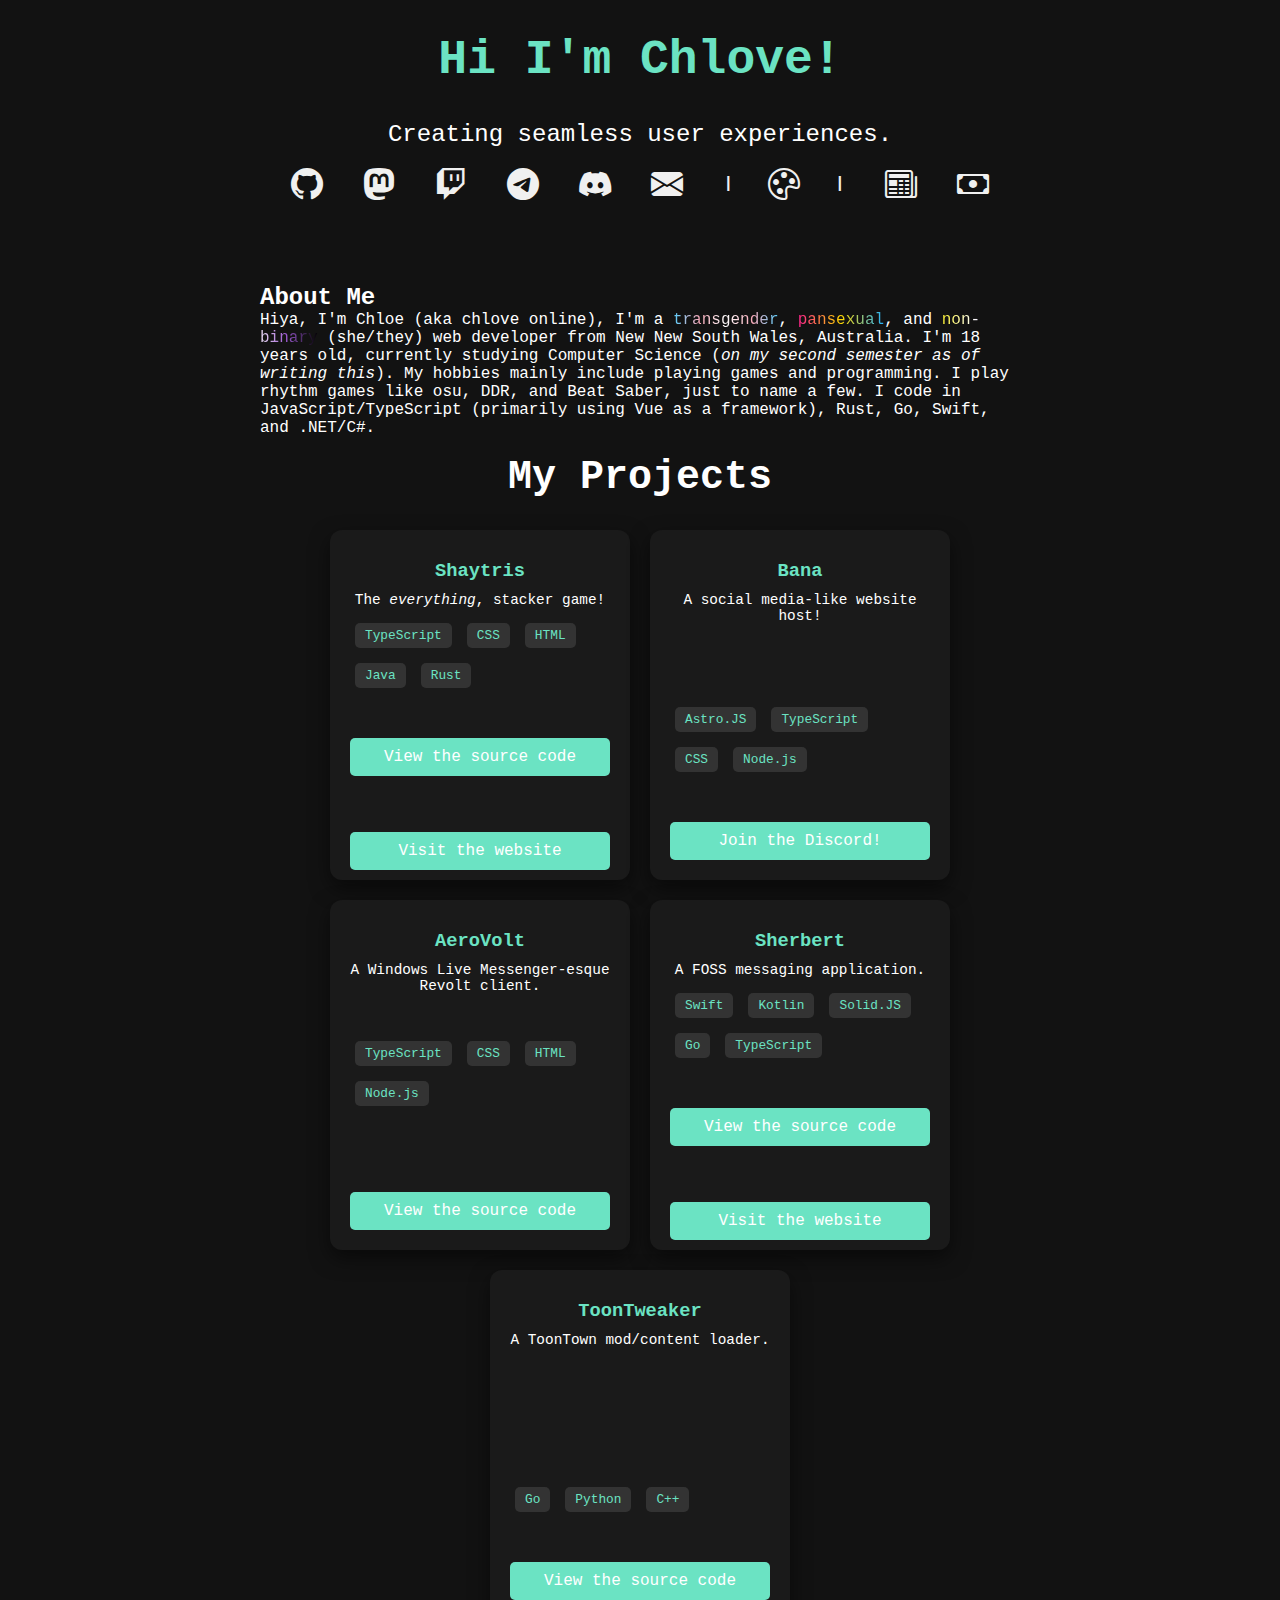
<file: index.html>
<!DOCTYPE html>
<html lang="en">
<head>
    <meta charset="UTF-8">
    <meta name="viewport" content="width=device-width, initial-scale=1.0">
    <link rel="stylesheet" href="styles.css">
    <link rel="stylesheet" href="https://cdn.jsdelivr.net/npm/bootstrap-icons@1.5.0/font/bootstrap-icons.css">
    <link rel="icon" type="image/x-icon" href="fav.png">
    <title>Chlove's epic site</title>
</head>
<body>
    <div class="container">
        <div class="header">
            <h1>Hi I'm Chlove!</h1>
            <div id="underline" class="underline"></div>
            <p id="tagline"></p>
            <div class="social-links">
                <a href="https://github.com/ch-love" class="social-icon"><i class="bi bi-github"></i></a>
                <a href="https://catgirl.center/@c" class="social-icon"><i class="bi bi-mastodon"></i></a>
                <a href="https://twitch.tv/chlovelol" class="social-icon"><i class="bi bi-twitch"></i></a>
                <a href="https://t.me/ch1ove" class="social-icon"><i class="bi bi-telegram"></i></a>
                <a href="https://discord.com/users/1193635488314179709" class="social-icon"><i class="bi bi-discord"></i></a>
                <a href="mailto:me@chlove.lol" class="social-icon"><i class="bi bi-envelope-fill"></i></a>
                
                <span class="separator">|</span> <!-- Separator -->
                
                <label for="colorInput" class="social-icon" onclick="document.getElementById('colorInput').click();">
                    <i class="bi bi-palette"></i>
                </label>
                <input type="color" id="colorInput" value="#6be3c3" onchange="changeColor(this.value)" style="display: none;">
            
                <span class="separator">|</span> <!-- Separator -->
            
                <a href="/blog.html" class="social-icon"><i class="bi bi-newspaper"></i></a>
                <a href="/donate.html" class="social-icon"><i class="bi bi-cash"></i></a>
            </div>
        </div>
        <br>
        <!-- About Me Section -->
        <section class="about-me">
            <h2>About Me</h2>
            <p>
                Hiya, I'm Chloe (aka chlove online), I'm a 
                <span class="transgender">transgender</span>, 
                <span class="pansexual">pansexual</span>, and 
                <span class="non-binary">non-binary</span> (she/they) web developer from New New South Wales, Australia.
                I'm 18 years old, currently studying Computer Science 
                (<i>on my second semester as of writing this</i>). My hobbies mainly include playing games and programming. 
                I play rhythm games like osu, DDR, and Beat Saber, just to name a few. I code in JavaScript/TypeScript (primarily using Vue as a framework), Rust, Go, Swift, and .NET/C#.
            </p>
        </section>
        <br>
        <section class="projects">
            <h2>My Projects</h2>
            <div class="project-container">
                <div class="project-card">
                    <h3>Shaytris</h3>
                    <p>The <i>everything</i>, stacker game!</p>
                    <div class="tags">
                        <span class="tag">TypeScript</span>
                        <span class="tag">CSS</span>
                        <span class="tag">HTML</span>
                        <span class="tag">Java</span>
                        <span class="tag">Rust</span>
                    </div>
                    <a href="https://github.com/shaytris/" class="view-button" target="_blank">View the source code</a>
                    <br>
                    <br>
                    <a href="https://shaytris.lol/" class="view-button" target="_blank">Visit the website</a>
                </div>
                <div class="project-card">
                    <h3>Bana</h3>
                    <p>A social media-like website host!</p>
                    <div class="tags">
                        <span class="tag">Astro.JS</span>
                        <span class="tag">TypeScript</span>
                        <span class="tag">CSS</span>
                        <span class="tag">Node.js</span>
                    </div>
                    <a href="https://discord.gg/qDgt6d7AZr" class="view-button" target="_blank">Join the Discord!</a>
                </div>
                <div class="project-card">
                    <h3>AeroVolt</h3>
                    <p>A Windows Live Messenger-esque Revolt client.</p>
                    <div class="tags">
                        <span class="tag">TypeScript</span>
                        <span class="tag">CSS</span>
                        <span class="tag">HTML</span>
                        <span class="tag">Node.js</span>
                    </div>
                    <br>
                    <br>
                    <a href="https://github.com/ch-love/aerovolt" class="view-button" target="_blank">View the source code</a>
                </div>
                <div class="project-card">
                    <h3>Sherbert</h3>
                    <p>A FOSS messaging application.</p>
                    <div class="tags">
                        <span class="tag">Swift</span>
                        <span class="tag">Kotlin</span>
                        <span class="tag">Solid.JS</span>
                        <span class="tag">Go</span>
                        <span class="tag">TypeScript</span>
                    </div>
                    <a href="https://github.com/sherbertchat/" class="view-button" target="_blank">View the source code</a>
                    <br>
                    <br>
                    <a href="https://sherbert.cc/" class="view-button" target="_blank">Visit the website</a>
                </div>
                <div class="project-card">
                    <h3>ToonTweaker</h3>
                    <p>A ToonTown mod/content loader.</p>
                    <div class="tags">
                        <span class="tag">Go</span>
                        <span class="tag">Python</span>
                        <span class="tag">C++</span>
                    </div>
                    <a href="https://github.com/ch-love/ToonTweaker" class="view-button" target="_blank">View the source code</a>
                </div>
            </div>
        </section>
    </div>
    <br>
    <script src="scriptinglmao.js"></script>
</body>
</html>
</file>
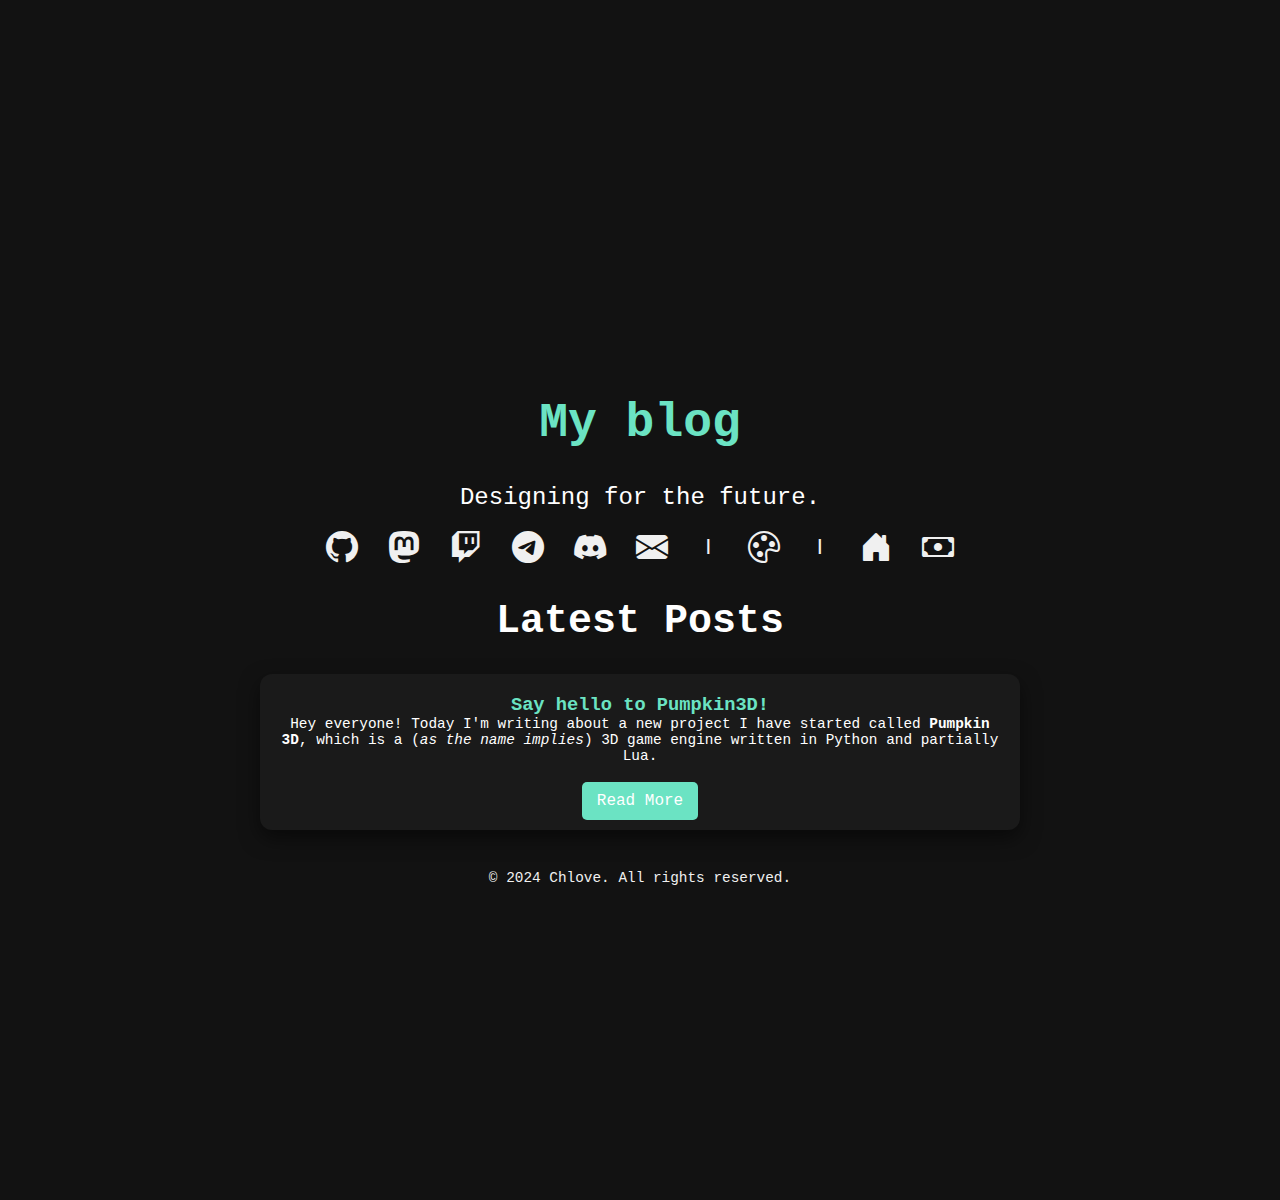
<file: blog.html>
<!DOCTYPE html>
<html lang="en">
<head>
    <meta charset="UTF-8">
    <meta name="viewport" content="width=device-width, initial-scale=1.0">
    <link rel="stylesheet" href="blog.css">
    <link rel="stylesheet" href="https://cdn.jsdelivr.net/npm/bootstrap-icons@1.5.0/font/bootstrap-icons.css">
    <link rel="icon" type="image/x-icon" href="fav.png">
    <title>Chlove's Epic Blog</title>
</head>
<body>
    <div class="container">
        <header class="header">
            <h1>My blog</h1>
            <div id="underline" class="underline"></div>
            <p id="tagline"></p>
            <div class="social-links">
                <a href="https://github.com/ch-love" class="social-icon"><i class="bi bi-github"></i></a>
                <a href="https://catgirl.center/@c" class="social-icon"><i class="bi bi-mastodon"></i></a>
                <a href="https://twitch.tv/chlovelol" class="social-icon"><i class="bi bi-twitch"></i></a>
                <a href="https://t.me/ch1ove" class="social-icon"><i class="bi bi-telegram"></i></a>
                <a href="https://discord.com/users/1193635488314179709" class="social-icon"><i class="bi bi-discord"></i></a>
                <a href="mailto:me@chlove.lol" class="social-icon"><i class="bi bi-envelope-fill"></i></a>
                
                <span class="separator">|</span> <!-- Separator -->
                
                <label for="colorInput" class="social-icon" onclick="document.getElementById('colorInput').click();">
                    <i class="bi bi-palette"></i>
                </label>
                <input type="color" id="colorInput" value="#6be3c3" onchange="changeColor(this.value)" style="display: none;">
            
                <span class="separator">|</span> <!-- Separator -->
            
                <a href="/index.html" class="social-icon"><i class="bi bi-house-door-fill"></i></a>
                <a href="/donate.html" class="social-icon"><i class="bi bi-cash"></i></a>
            </div>
        </header>

        <main class="blog-posts">
            <h2>Latest Posts</h2>
            <div class="posts-container">
                <!-- Sample Post 1 -->
                <article class="post-card">
                    <h3>Say hello to Pumpkin3D!</h3>
                    <p>Hey everyone! Today I'm writing about a new project I have started called <b>Pumpkin 3D</b>, which is a (<i>as the name implies</i>) 3D game engine written in Python and partially Lua.</p>
                    <br>
                    <a href="post01.html" class="view-button">Read More</a>
                </article>
            </div>
        </main>

        <footer class="footer">
            <p>&copy; 2024 Chlove. All rights reserved.</p>
        </footer>
    </div>

    <script src="scriptinglmao.js"></script>
    <script>
    document.querySelectorAll('.view-button').forEach(button => {
        button.addEventListener('click', function(e) {
            e.preventDefault(); // Prevent the default link behavior
            const targetUrl = this.getAttribute('href'); // Get the URL to navigate to
            
            // Add a fade-out effect
            document.body.style.transition = "opacity 0.5s";
            document.body.style.opacity = 0;
            
            setTimeout(() => {
                window.location.href = targetUrl; // Redirect after the transition
            }, 500); // Time should match the CSS transition duration
        });
    });
</script>

</body>
</html>
</file>
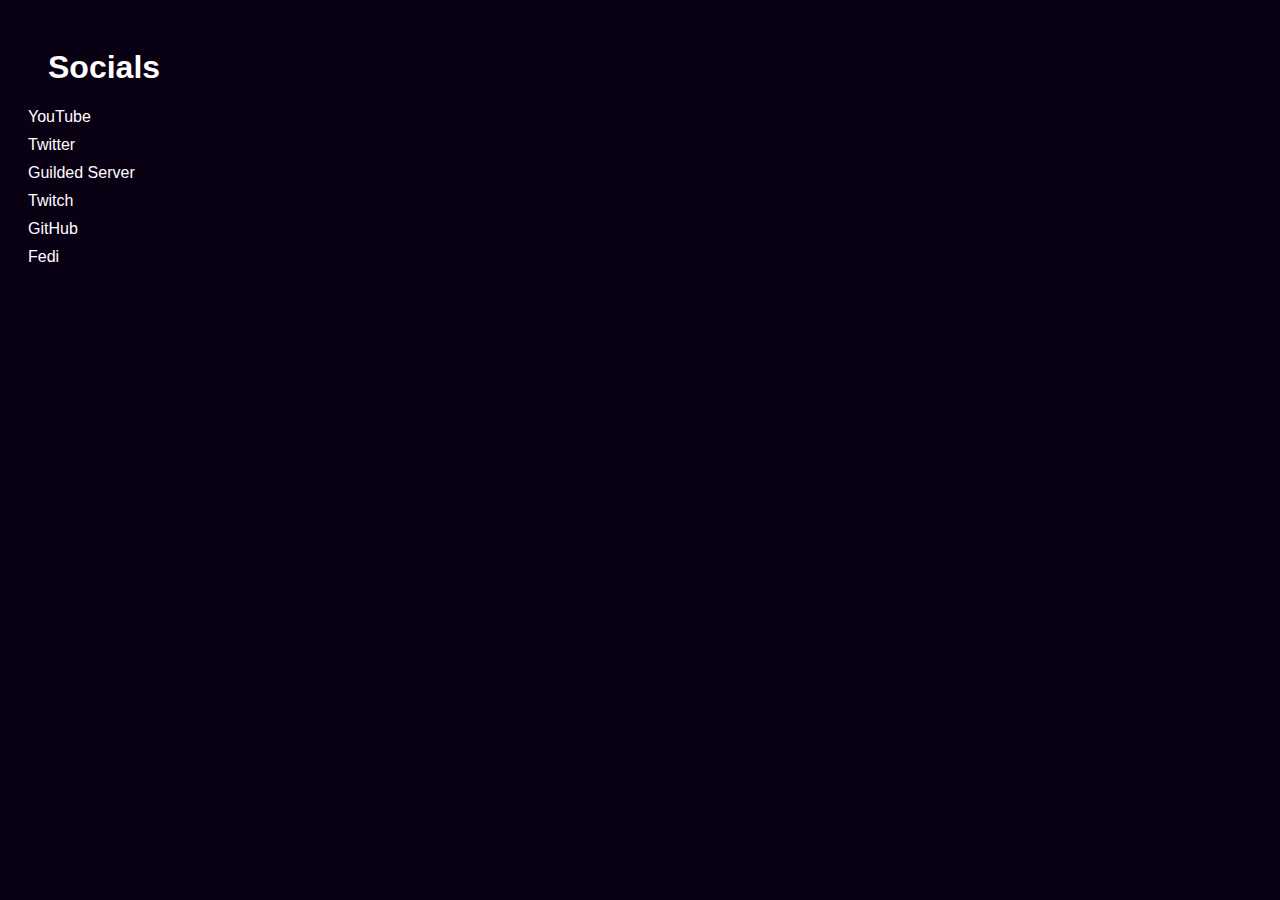
<file: socials.html>
<!DOCTYPE html>
<html lang="en">
<head>
    <meta charset="UTF-8">
    <meta name="viewport" content="width=device-width, initial-scale=1.0">
    <title>Socials</title>
    <style>
        body {
            background-color: #0a0014;
            font-family: Arial, sans-serif;
            color: white; /* Set text color to white for better readability */
            padding: 20px; /* Add some padding for better layout */
        }

        h1 {
            text-align: left; /* Align the text to the left */
            margin-left: 20px; /* Add some left margin for spacing */
        }

        ul {
            list-style-type: none; /* Remove default list styles */
            padding: 0;
            margin: 0; /* Remove default margin */
        }

        li {
            margin-bottom: 10px; /* Add some space between list items */
        }

        a {
            color: white; /* Set link color to white */
            text-decoration: none; /* Remove default underline */
        }

        /* Style for the "Projects" link */
        .projects-link {
            color: white; /* Set initial color to white */
            text-decoration: none; /* Remove default underline */
        }

        /* Style for the "Projects" link when hovered */
        .projects-link:hover {
            color: #d3a5ff; /* Change color to light purple on hover */
        }

        /* Style for the "Projects" link when active (clicked) */
        .projects-link:active {
            color: #d3a5ff; /* Change color to light purple when clicked */
        }
    </style>
</head>
<body>

<h1><a href="index.html" class="projects-link">Socials</a></h1>

<ul>
    <li><a href="https://www.youtube.com/channel/UCXA0IuJ-jKHpBcucGMjUBXg">YouTube</a></li>
    <li><a href="https://www.twitter.com/v4nishedlol">Twitter</a></li>
    <li><a href="https://guilded.gg/cabin">Guilded Server</a></li>
    <li><a href="https://www.twitch.tv/v4nishedlol">Twitch</a></li>
    <li><a href="https://www.github.com/v4nished">GitHub</a></li>
    <li><a href="https://blahaj.zone/@ch">Fedi</a></li>
    <!-- Add more social media links as needed -->
</ul>

</body>
</html>
</file>
<file: styles.css>
:root {
    --accent-color: #6be3c3; /* Default accent color */
}

* {
    box-sizing: border-box;
    margin: 0;
    padding: 0;
}

body {
    margin: 0;
    padding-top: 376px;
    padding-bottom: 289px; /* Add space at the top of the page */
    font-family: 'JetBrains Mono', monospace;
    background-color: #121212;
    color: white;
}

.container {
    display: flex;
    flex-direction: column;
    align-items: center;
    justify-content: center;
    height: 100vh; /* Full viewport height */
}

.header {
    text-align: center;
    margin-bottom: 50px; /* Space between header and projects */
}

.header h1 {
    font-size: 3rem;
    color: var(--accent-color);
    position: relative; /* Required for the underline */
}

.underline {
    height: 4px;
    background: var(--accent-color);
    width: 100%; /* Full width */
    margin: 10px auto;
    transform: scaleX(0); /* Start as zero width */
    animation: underline 1s forwards; /* Animate to full width */
}

@keyframes underline {
    to {
        transform: scaleX(1); /* Scale to full width */
    }
}

#tagline {
    font-size: 1.5rem;
    margin: 20px 0;
}

.social-links {
    display: flex;
    justify-content: center;
    margin: 20px 0;
}

.social-icon {
    color: #f0f0f0;
    font-size: 2rem;
    margin: 0 15px;
    transition: color 0.3s;
}

.social-icon:hover {
    color: var(--accent-color);
}

.projects {
    text-align: center;
}

.projects h2 {
    font-size: 2.5rem;
    margin-bottom: 30px;
}

.project-container {
    display: flex;
    justify-content: center;
    flex-wrap: wrap;
    gap: 20px; /* Space between cards */
}

.project-card {
    background: #1a1a1a;
    border-radius: 12px;
    padding: 20px;
    box-shadow: 0 8px 20px rgba(0, 0, 0, 0.5);
    transition: transform 0.3s, box-shadow 0.3s;
    cursor: pointer;
    flex: 0 1 300px; /* Adjust width as needed */
    position: relative;
    overflow: hidden;
    display: flex;
    flex-direction: column; /* Align content in a vertical column */
    justify-content: space-between; /* Ensure button is always at the bottom */
    height: 350px; /* Ensure all cards have the same height */
}

.project-card h3 {
    margin: 10px 0;
    color: var(--accent-color);
    flex-shrink: 0; /* Ensure the title doesn’t shrink */
}

.project-card p {
    flex-grow: 1; /* Pushes the button down by taking up extra space */
    margin-bottom: 10px;
    font-size: 0.9rem;
}

.tags {
    display: flex;
    flex-wrap: wrap;
    gap: 5px;
    margin-bottom: 25px;
    flex-shrink: 0;
}


.tag {
    background: #333;
    color: var(--accent-color);
    border-radius: 5px;
    padding: 5px 10px;
    font-size: 0.8rem;
    margin: 5px; /* Uniform margin around each tag */
}



.view-button {
    background: var(--accent-color);
    border: none;
    border-radius: 5px;
    color: #fff;
    padding: 10px 15px;
    cursor: pointer;
    transition: background 0.3s;
    margin-top: 20px; /* Ensure button stays at the bottom */
    text-align: center;
}

.view-button:hover {
    background: #5ac1b0;
}



.separator {
    color: #f0f0f0;
    margin: 0 20px; /* Increased space around separators */
    font-weight: bold; /* Make separators stand out */
    line-height: 2; /* Adjust line height for better vertical centering */
}

.color-icon {
    font-size: 2rem;
    cursor: pointer;
    color: var(--accent-color); /* Keep the icon's color consistent */
    transition: none; /* Remove hover color change */
}

.social-links a {
    margin: 0 20px; /* Space around social links */
    text-decoration: none; /* Remove underline */
    color: #f0f0f0; /* Button color */
}

.social-links a:hover {
    color: var(--accent-color); /* Hover color for social links */
}



.modal {
    display: none;
    position: fixed;
    z-index: 1000;
    left: 0;
    top: 0;
    width: 100%;
    height: 100%;
    background-color: rgba(0, 0, 0, 0.8);
}

.modal-content {
    background-color: white;
    margin: auto;
    padding: 20px;
    border-radius: 10px;
    display: flex;
    max-width: 800px;
    position: relative; /* To position the close button */
}

.modal-left {
    flex: 1;
    padding-right: 20px;
}

.modal-right {
    flex: 2;
}

.modal img {
    max-width: 100%;
    border-radius: 10px;
}

.close {
    position: absolute;
    top: 10px;
    right: 10px;
    font-size: 2rem;
    cursor: pointer;
}

.container {
    max-width: 800px;
    margin: auto;
    padding: 20px;
}

.header {
    text-align: center;
    margin-bottom: 40px; /* Spacing below header */
}

.donation-button {
    display: inline-flex; /* Align icon and text */
    align-items: center; /* Center icon vertically */
    background-color: #6be3c3; /* Button background color */
    color: #121212; /* Button text color */
    padding: 10px 15px; /* Padding for button */
    border-radius: 5px; /* Rounded corners */
    text-decoration: none; /* Remove underline */
    transition: background-color 0.3s; /* Smooth background transition */
}

.donation-button:hover {
    background-color: #5ac4b0; /* Darker shade on hover */
}

.crypto-options {
    display: flex;
    flex-direction: column; /* Stack code blocks vertically */
    align-items: center; /* Center code blocks */
    margin: 20px 0;
}

.code-block {
    background-color: #2e2e2e; /* Dark background for code blocks */
    color: #f0f0f0; /* Light text color */
    padding: 15px; /* Padding around the text */
    border-radius: 5px; /* Rounded corners */
    cursor: pointer; /* Pointer cursor on hover */
    margin: 10px 0; /* Margin between code blocks */
    transition: background-color 0.3s, transform 0.2s; /* Smooth transitions */
    width: 100%; /* Make code blocks wider */
    box-shadow: 0 4px 10px rgba(0, 0, 0, 0.3); /* Add shadow */
}

.code-block:hover {
    background-color: #3b3b3b; /* Darker shade on hover */
    transform: translateY(-2px); /* Slight lift effect */
    box-shadow: 0 6px 12px rgba(0, 0, 0, 0.4); /* Stronger shadow on hover */
}

.donation-link {
    color: #ffffff; /* White text color */
    text-decoration: none; /* Remove default underline */
    position: relative; /* Position for the underline effect */
}

.donation-link::after {
    content: ''; /* Create a pseudo-element */
    display: block; /* Make it a block element */
    height: 2px; /* Height of the underline */
    background: #6be3c3; /* Underline color */
    width: 0; /* Start with 0 width */
    transition: width 0.3s; /* Smooth transition for the underline */
    position: absolute; /* Position relative to the link */
    bottom: -5px; /* Position below the text */
    left: 50%; /* Center the underline */
    transform: translateX(-50%); /* Adjust to center */
}

.donation-link:hover::after {
    width: 100%; /* Expand underline on hover */
}

.donation-info li {
    margin: 20px 0; /* Generous spacing between options */
}

.donation-option {
    margin: 20px 0; /* Add generous spacing between options */
}

a {
    text-decoration: none;
    color: white;
  }

  .lastfm {
    margin-top: 20px;
}

.lastfm-container {
    background-color: #f8f9fa; /* Light background */
    border-radius: 8px; /* Rounded corners */
    padding: 15px; /* Padding */
    box-shadow: 0 2px 4px rgba(0, 0, 0, 0.1); /* Subtle shadow */
}

.lastfm h2 {
    margin-bottom: 10px; /* Spacing below the title */
}

.transgender {
    background: linear-gradient(to right, #55cdfc, #f7a8b8, #fff, #f7a8b8, #55cdfc);
    -webkit-background-clip: text;
    color: transparent;
}

.pansexual {
    background: linear-gradient(to right, #ff218c, #ffd800, #21b1ff);
    -webkit-background-clip: text;
    color: transparent;
}

.non-binary {
    background: linear-gradient(to right, #fff430, #ffffff, #9c59d1, #000000);
    -webkit-background-clip: text;
    color: transparent;
}

.posts-container {
    display: flex;
    flex-direction: column;
    gap: 20px;
}

.post-card {
    background: #1a1a1a;
    border-radius: 12px;
    padding: 20px;
    box-shadow: 0 8px 20px rgba(0, 0, 0, 0.5);
    transition: transform 0.3s, box-shadow 0.3s;
    cursor: pointer;
    display: flex;
    flex-direction: column;
    justify-content: space-between;
}

.post-card h3 {
    color: var(--accent-color);
}

.post-card .tags {
    display: flex;
    gap: 10px;
}

.post-card .tag {
    background: #333;
    color: var(--accent-color);
    border-radius: 5px;
    padding: 5px 10px;
    font-size: 0.8rem;
}
</file>
<file: blog.css>
:root {
    --accent-color: #6be3c3; /* Default accent color */
}

* {
    box-sizing: border-box;
    margin: 0;
    padding: 0;
}

body {
    margin: 0;
    padding-top: 20px; /* Reduced from 376px */
    font-family: 'JetBrains Mono', monospace;
    background-color: #121212;
    color: white;
}

.container {
    max-width: 800px;
    margin: auto;
    padding: 20px;
}

.header {
    text-align: center;
    margin-bottom: 30px; /* Space between header and posts */
}

.header h1 {
    font-size: 3rem;
    color: var(--accent-color);
}

.underline {
    height: 4px;
    background: var(--accent-color);
    width: 100%; /* Full width */
    margin: 10px auto;
    transform: scaleX(0); /* Start as zero width */
    animation: underline 1s forwards; /* Animate to full width */
}

@keyframes underline {
    to {
        transform: scaleX(1); /* Scale to full width */
    }
}

#tagline {
    font-size: 1.5rem;
    margin: 20px 0;
}

.social-links {
    display: flex;
    justify-content: center;
    margin: 20px 0;
}

.social-icon {
    color: #f0f0f0;
    font-size: 2rem;
    margin: 0 15px;
    transition: color 0.3s;
}

.social-icon:hover {
    color: var(--accent-color);
}

.blog-posts {
    text-align: center;
}

.blog-posts h2 {
    font-size: 2.5rem;
    margin-bottom: 30px;
}

.posts-container {
    display: flex;
    flex-direction: column;
    gap: 20px;
}

.post-card {
    background: #1a1a1a;
    border-radius: 12px;
    padding: 20px;
    box-shadow: 0 8px 20px rgba(0, 0, 0, 0.5);
    transition: transform 0.3s, box-shadow 0.3s;
    cursor: pointer;
}

.post-card h3 {
    color: var(--accent-color);
}

.post-card p {
    margin-bottom: 10px;
    font-size: 0.9rem;
}

.tags {
    display: flex;
    gap: 10px;
}

.tag {
    background: #333;
    color: var(--accent-color);
    border-radius: 5px;
    padding: 5px 10px;
    font-size: 0.8rem;
}

.view-button {
    background: var(--accent-color);
    border: none;
    border-radius: 5px;
    color: #fff;
    padding: 10px 15px;
    cursor: pointer;
    transition: background 0.3s;
    text-align: center;
}

.view-button:hover {
    background: #5ac1b0;
}

.separator {
    color: #f0f0f0;
    margin: 0 20px;
    font-weight: bold;
    line-height: 2;
}

.footer {
    text-align: center;
    margin-top: 40px;
    font-size: 0.9rem;
    color: #f0f0f0;
}
.post-container {
    animation: fadeIn 0.5s ease-in-out;
    padding: 20px;
}

.post-title {
    font-size: 2.5rem;
    margin-bottom: 10px;
    color: var(--accent-color);
}

.post-info {
    display: flex;
    justify-content: space-between;
    align-items: center;
    margin-bottom: 20px;
}

.post-date,
.reading-time {
    font-size: 1rem;
    margin: 0 10px 0 0;
}

.action-buttons {
    display: flex;
    gap: 10px;
}

.copy-link,
.change-font {
    background: var(--accent-color);
    border: none;
    border-radius: 5px;
    color: #fff;
    padding: 8px 12px;
    cursor: pointer;
    transition: background 0.3s;
}

.copy-link:hover,
.change-font:hover {
    background: #5ac1b0;
}

.post-content {
    font-size: 1.1rem;
    line-height: 1.6;
    text-align: left;
}

@keyframes fadeIn {
    from {
        opacity: 0;
        transform: translateY(-20px);
    }
    to {
        opacity: 1;
        transform: translateY(0);
    }
}
:root {
    --accent-color: #6be3c3;
}

* {
    box-sizing: border-box;
    margin: 0;
    padding: 0;
}

body {
    margin: 0;
    padding-top: 376px;
    padding-bottom: 289px; /* Add space at the top of the page */
    font-family: 'JetBrains Mono', monospace;
    background-color: #121212;
    color: white;
}

.container {
    max-width: 800px;
    margin: auto;
    padding: 20px;
}

.post-header {
    display: flex;
    flex-direction: column;
    align-items: flex-start;
    margin-bottom: 40px; /* Spacing below header */
}

.post-title {
    font-size: 2.5rem;
    color: var(--accent-color);
    margin-bottom: 10px;
}

.post-meta {
    font-size: 1rem;
    color: #f0f0f0;
    margin-bottom: 20px;
}

.post-buttons {
    display: flex;
    align-items: center;
    gap: 10px; /* Space between buttons */
}

.icon-button {
    background: none;
    border: none;
    color: var(--accent-color);
    font-size: 1.5rem;
    cursor: pointer;
    transition: color 0.3s;
}

.icon-button:hover {
    color: #5ac1b0;
}

.font-selector {
    padding: 5px;
    border: 1px solid var(--accent-color);
    background-color: #121212;
    color: var(--accent-color);
    font-size: 1rem;
    cursor: pointer;
    border-radius: 5px;
    transition: border-color 0.3s;
}

.font-selector:hover {
    border-color: #5ac1b0;
}

.post-content {
    font-size: 1rem;
    line-height: 1.6;
}

a {
    text-decoration: none;
  }
</file>
